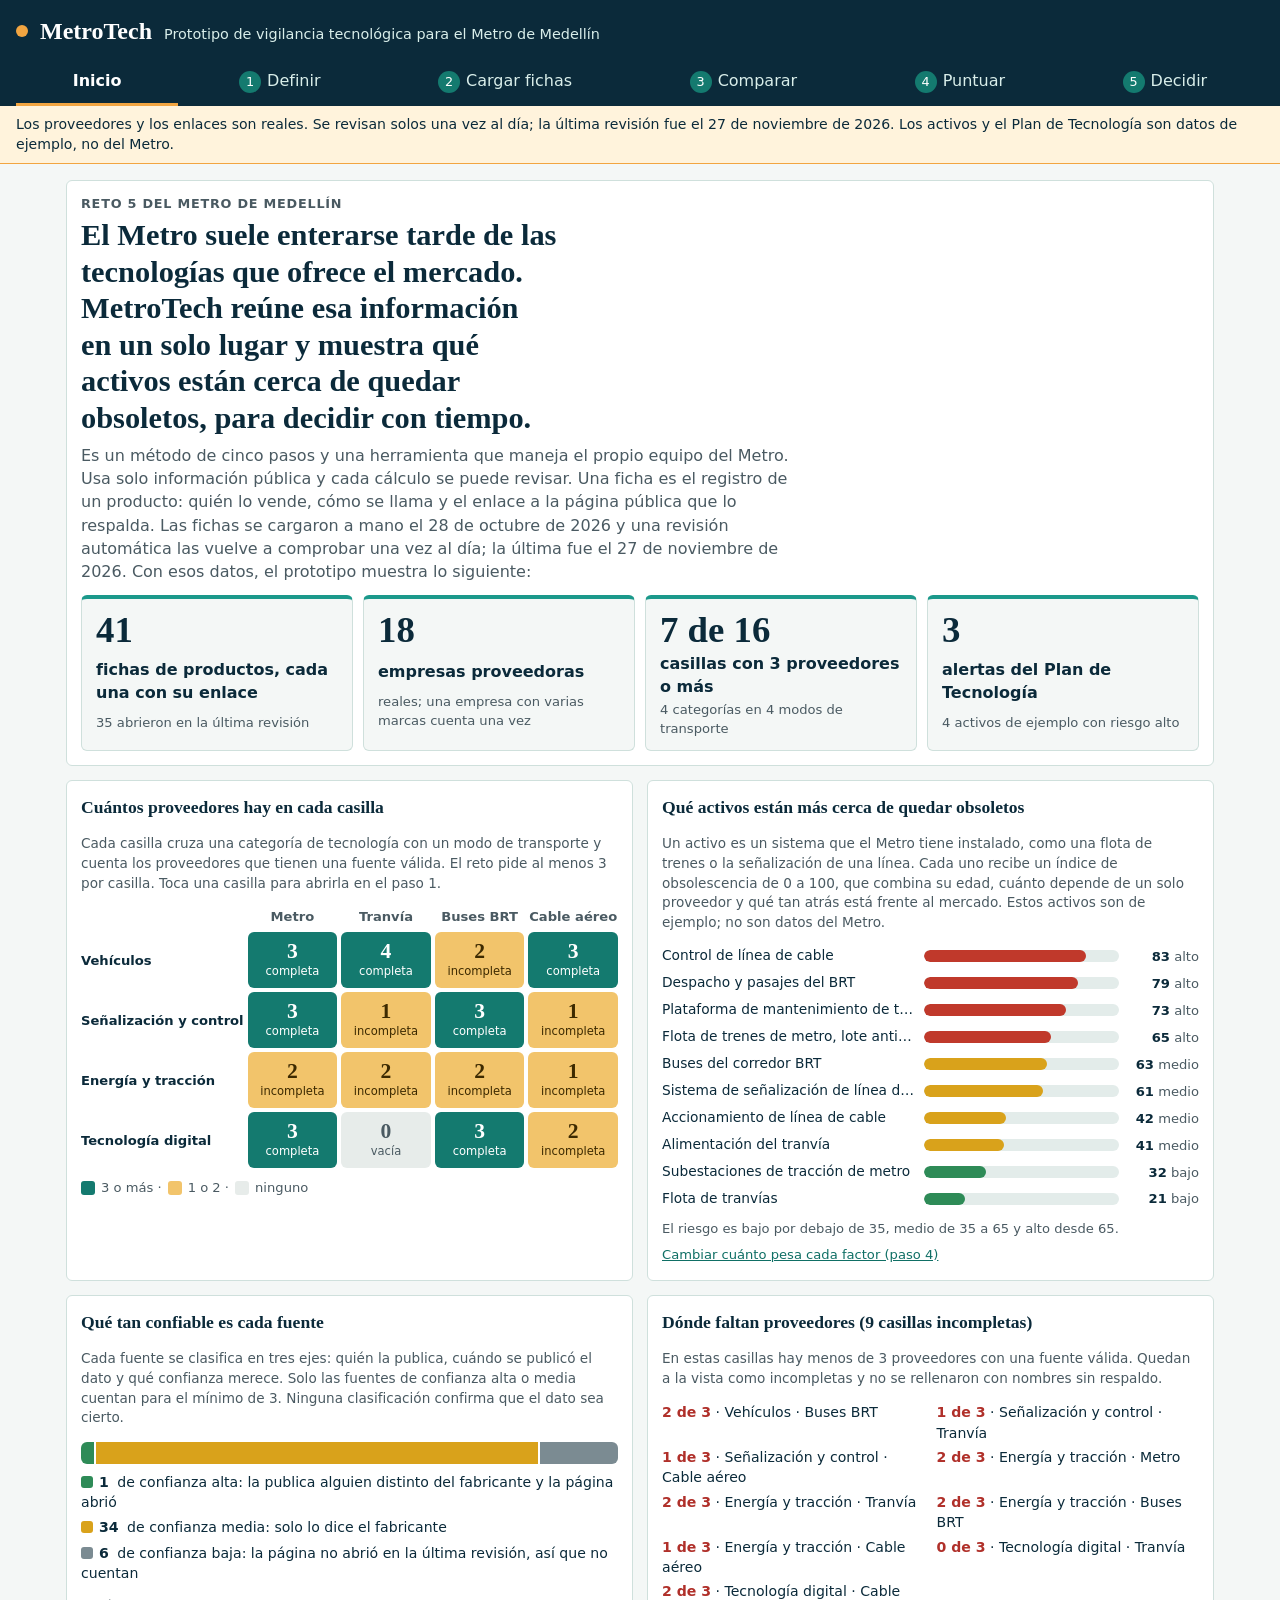
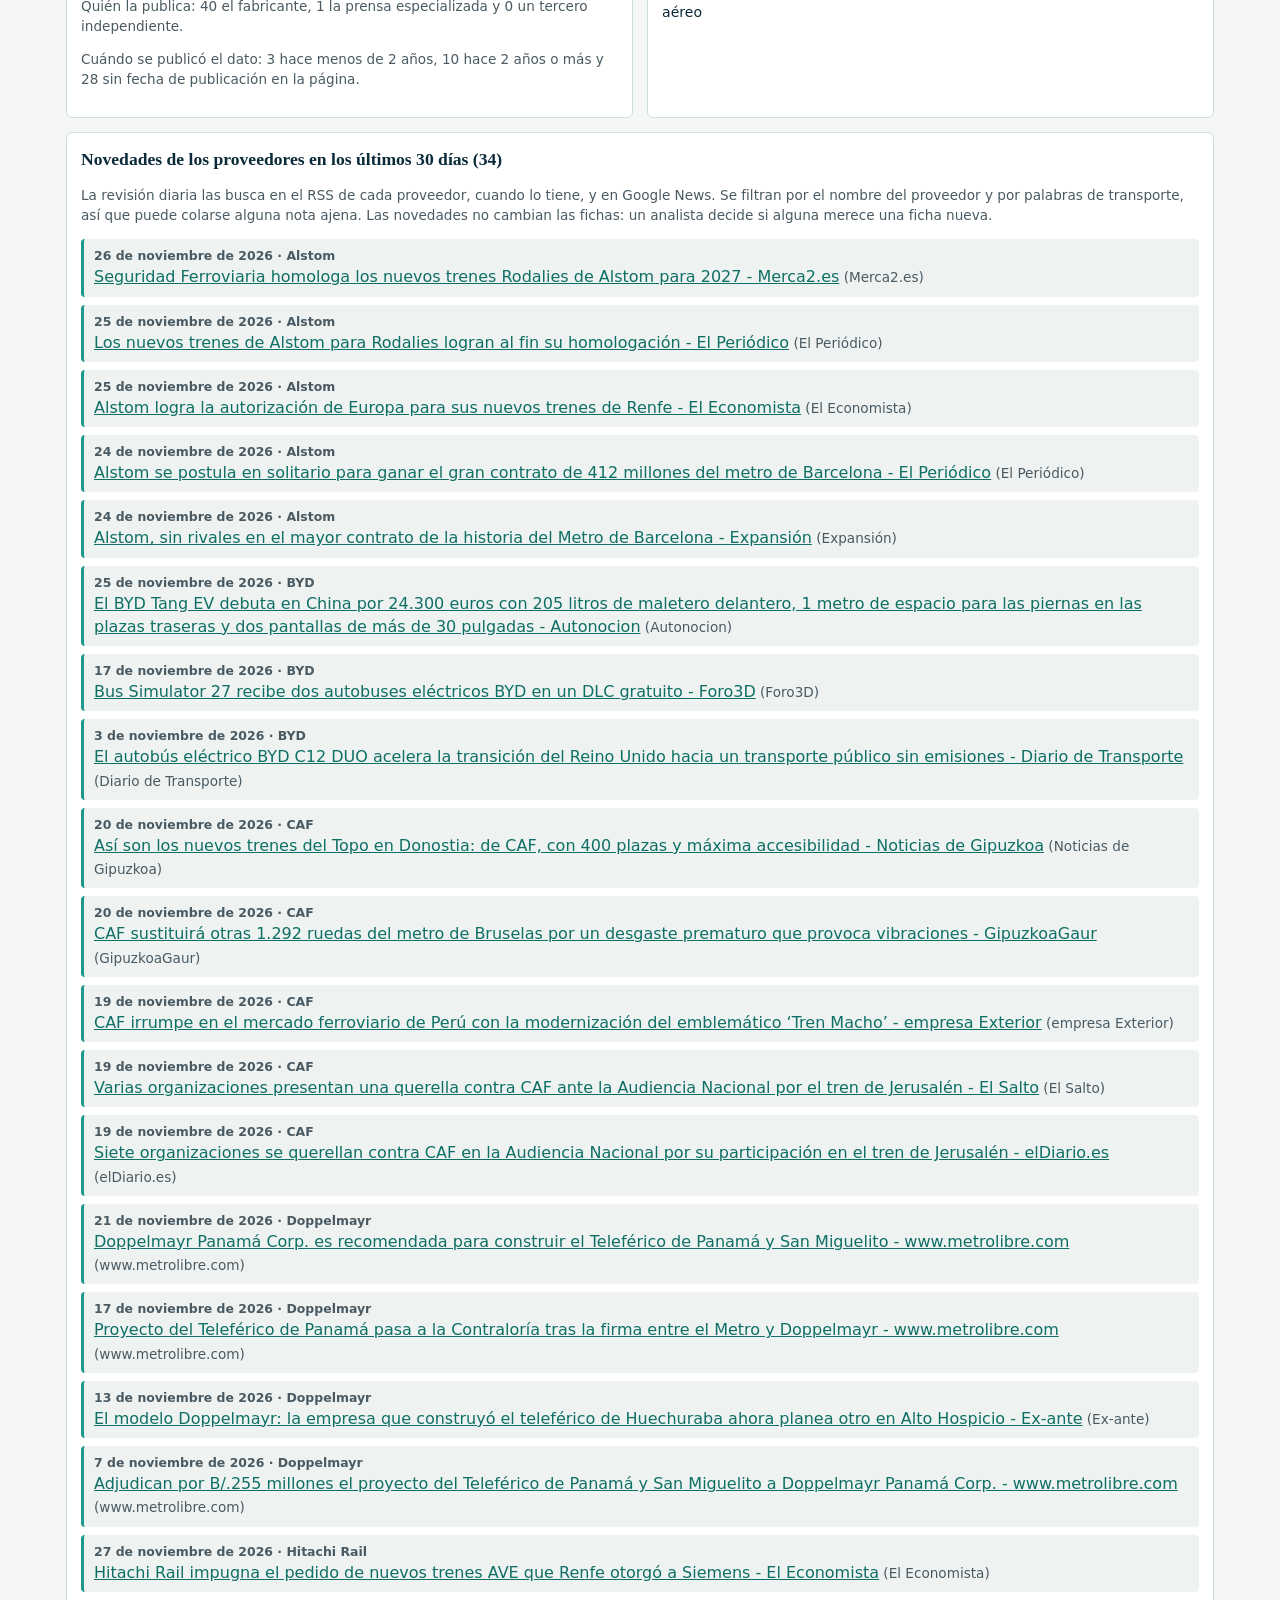
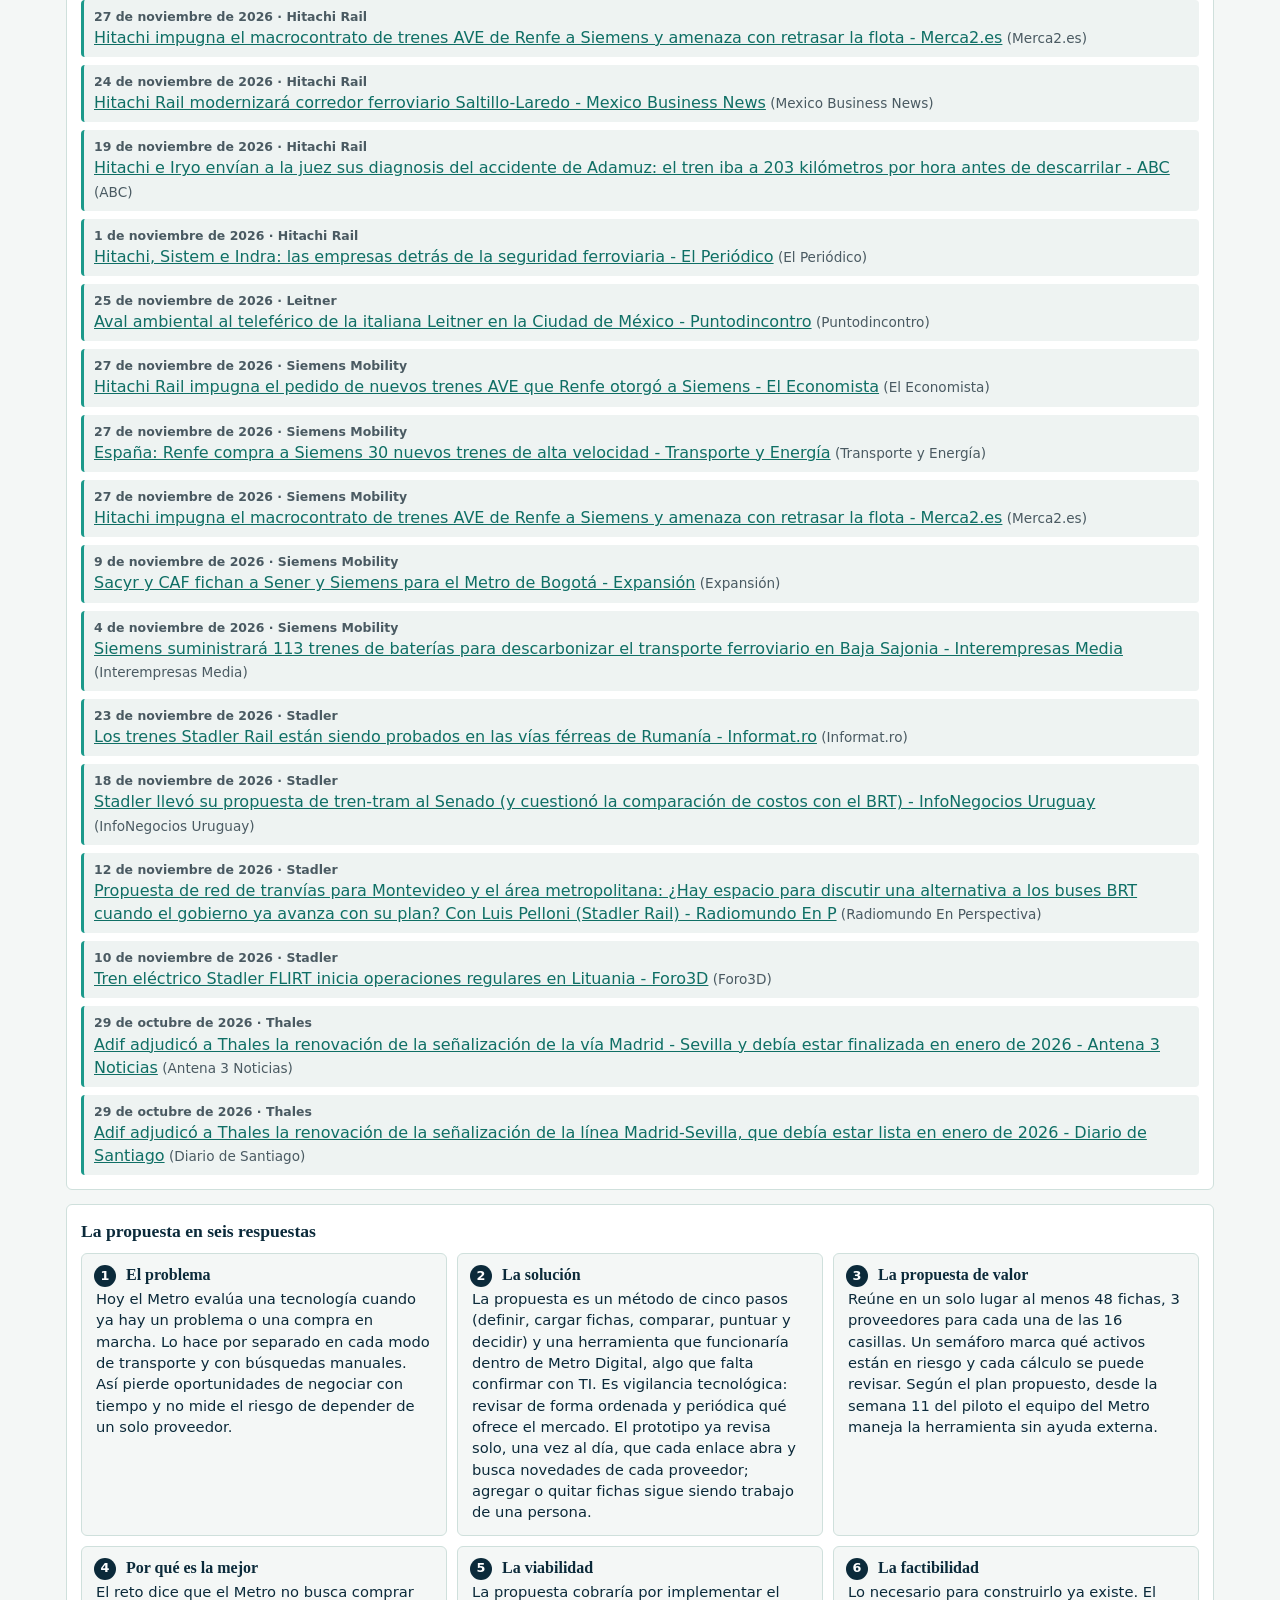
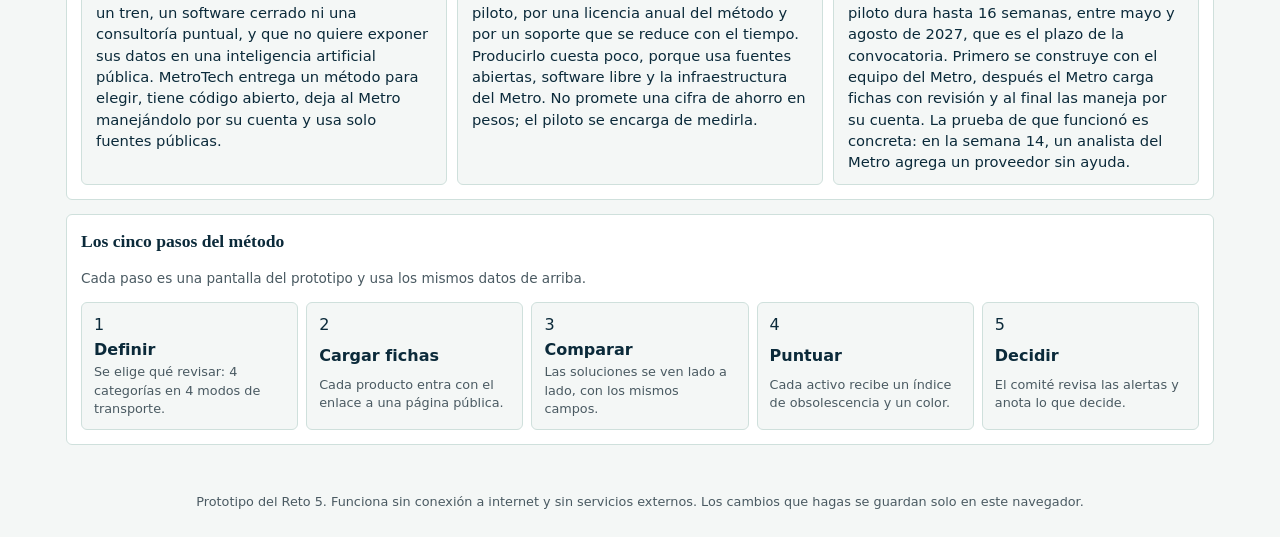
<file: index.html>
<!doctype html>
<html lang="es">
<head>
<meta charset="utf-8">
<meta name="viewport" content="width=device-width, initial-scale=1">
<title>MetroTech</title>
<meta http-equiv="refresh" content="0; url=app/index.html">
</head>
<body>
<p><a href="app/index.html">Abrir MetroTech</a></p>
</body>
</html>
</file>
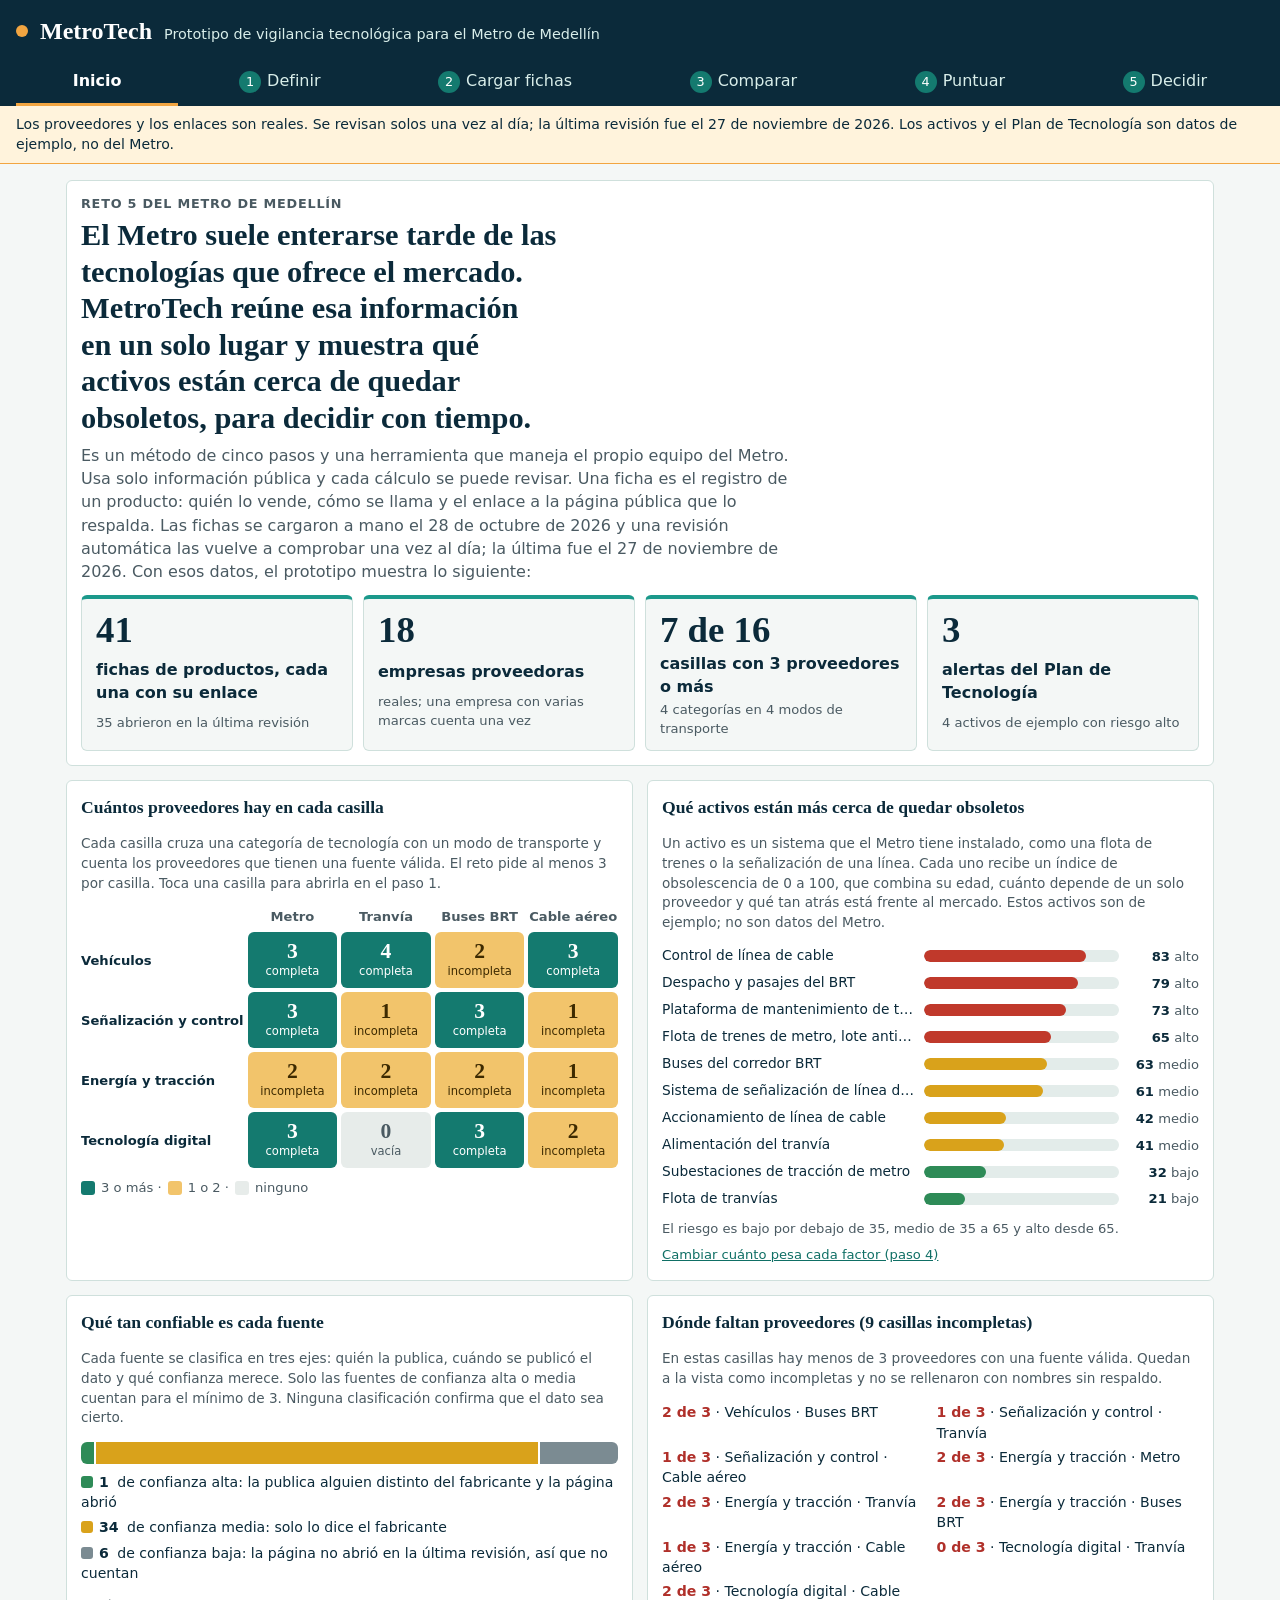
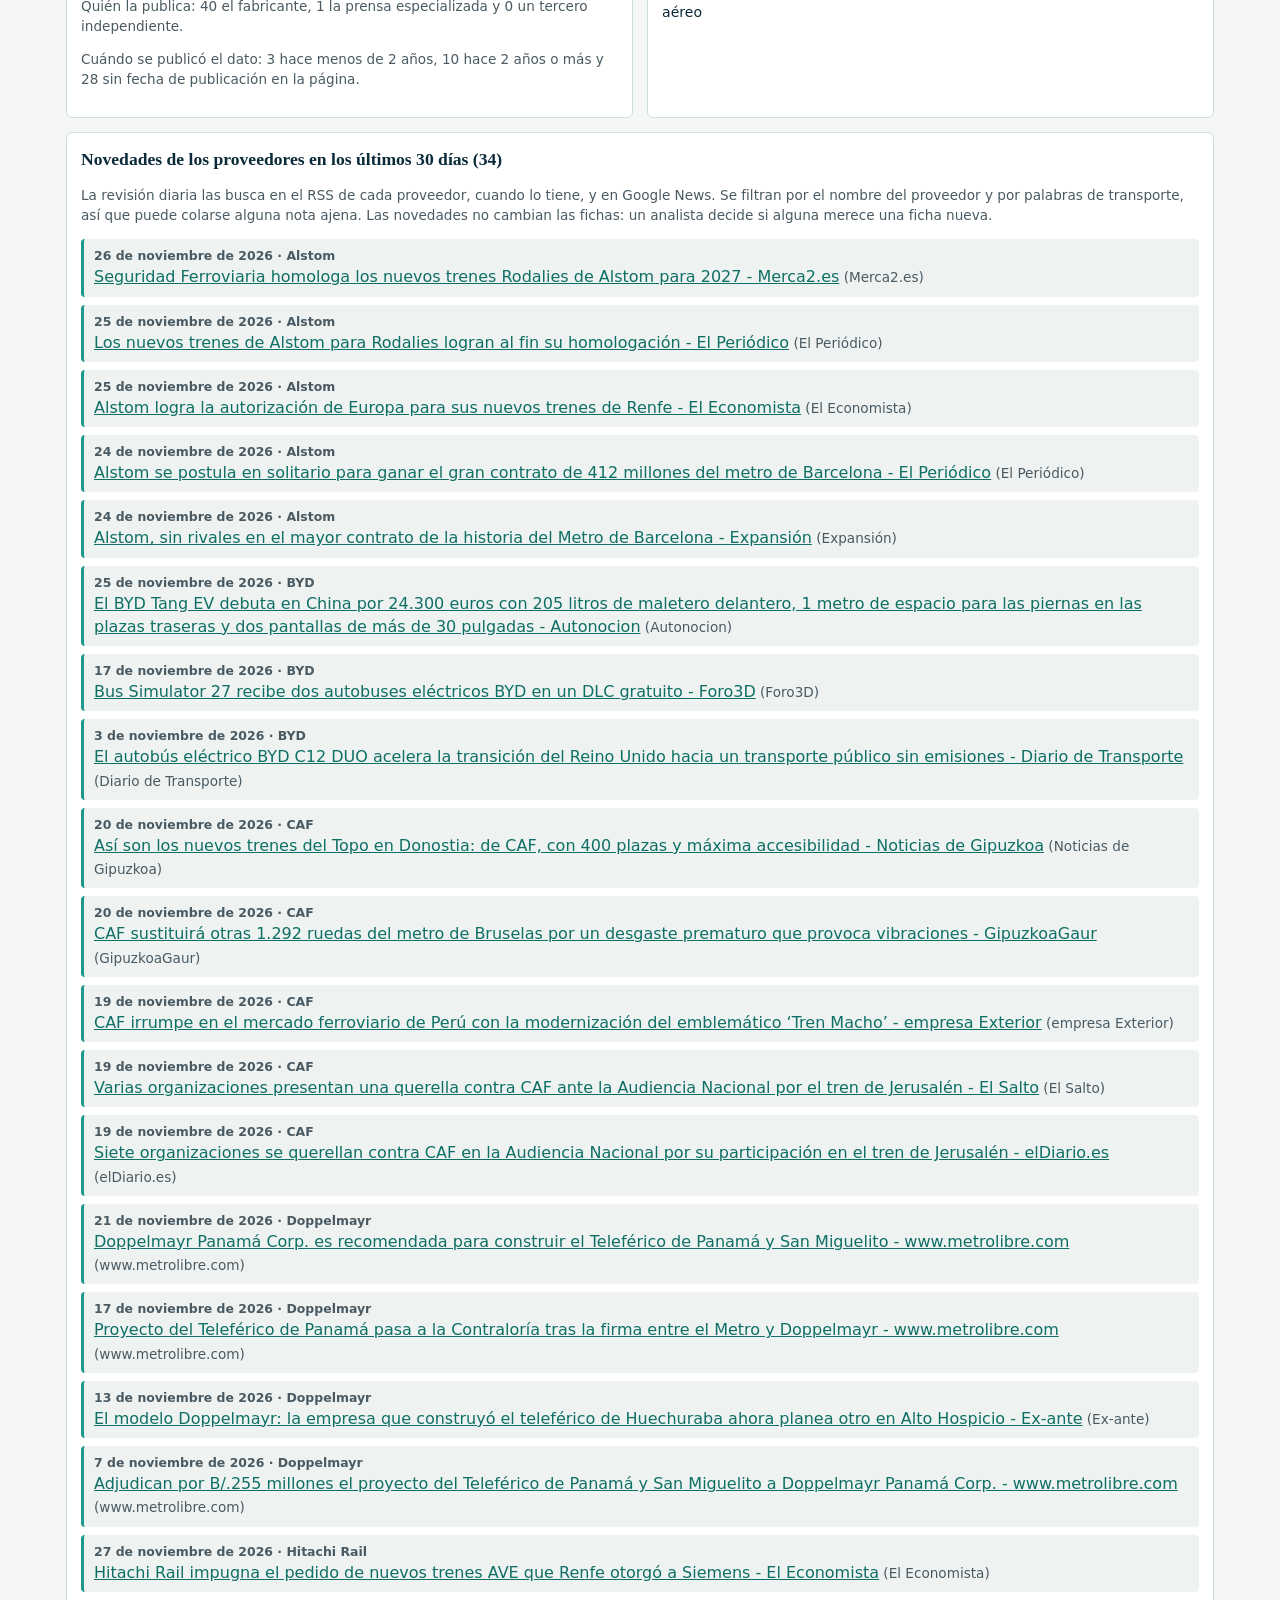
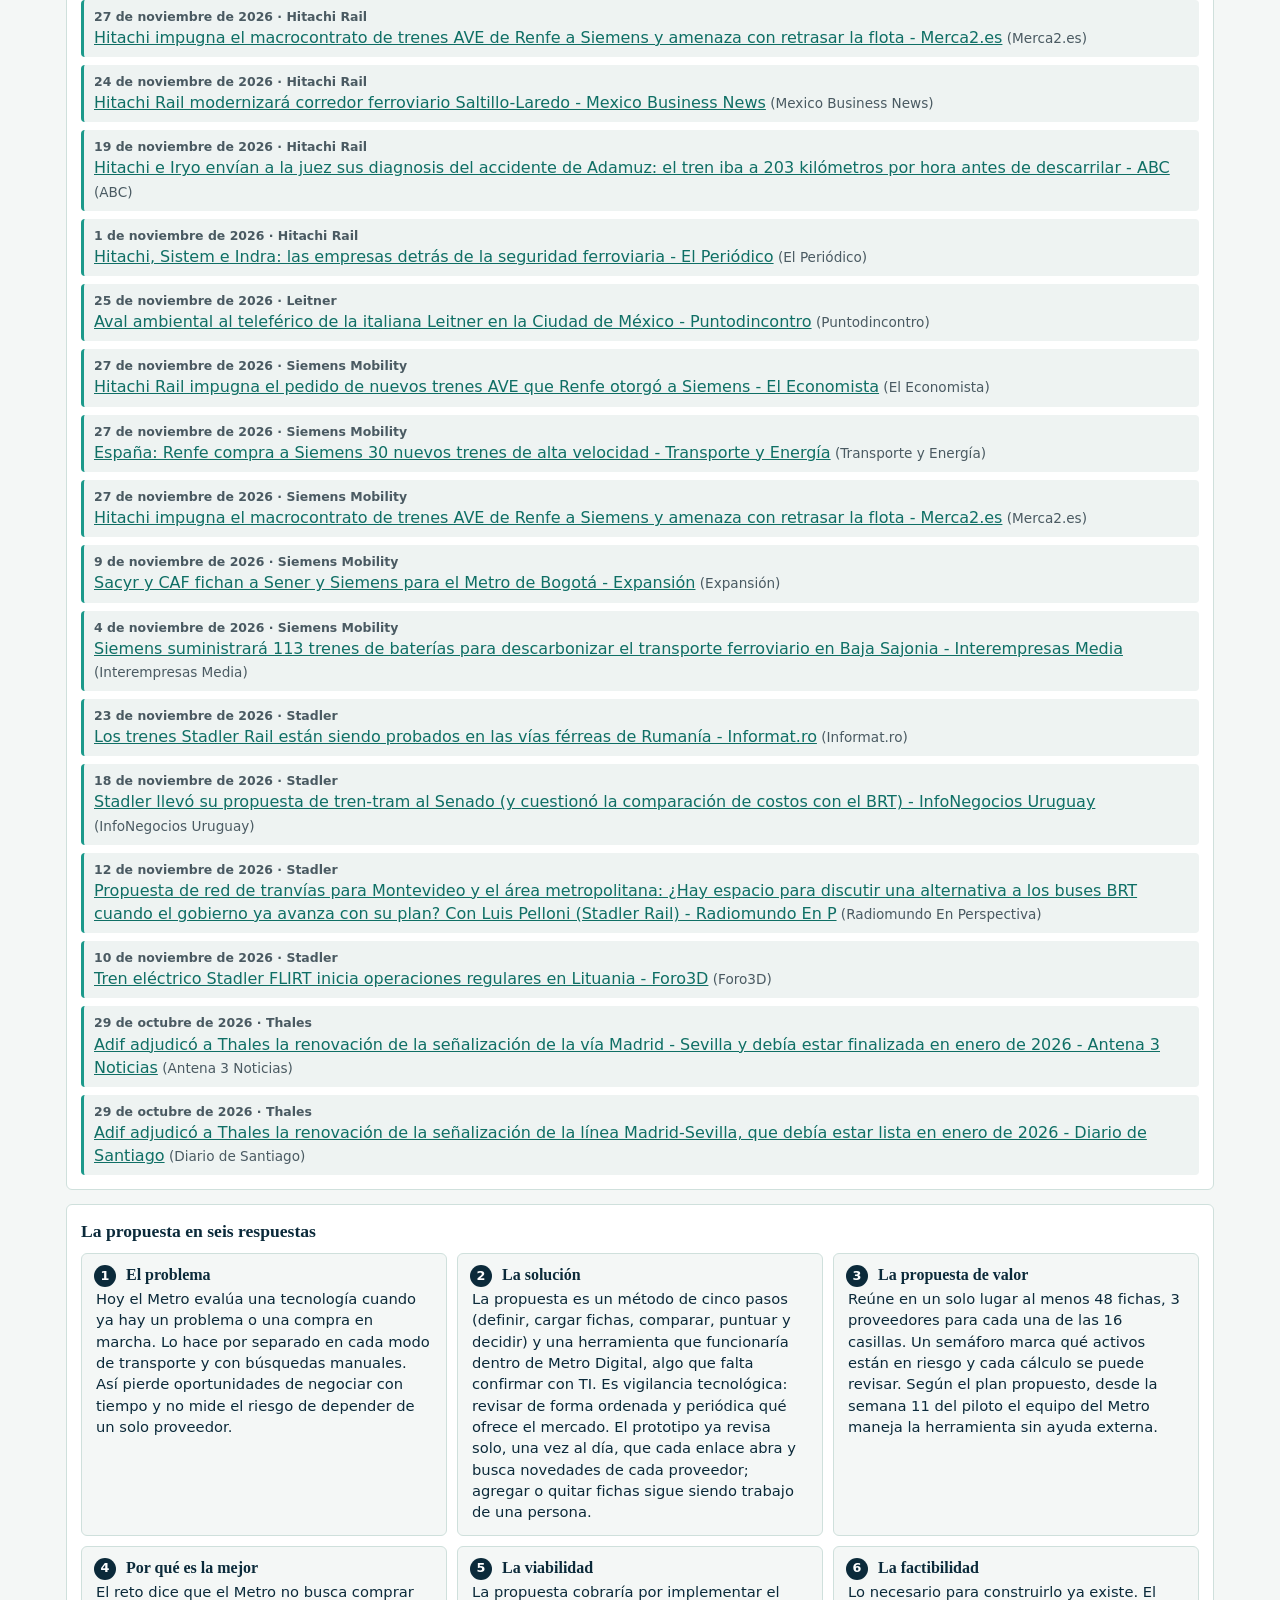
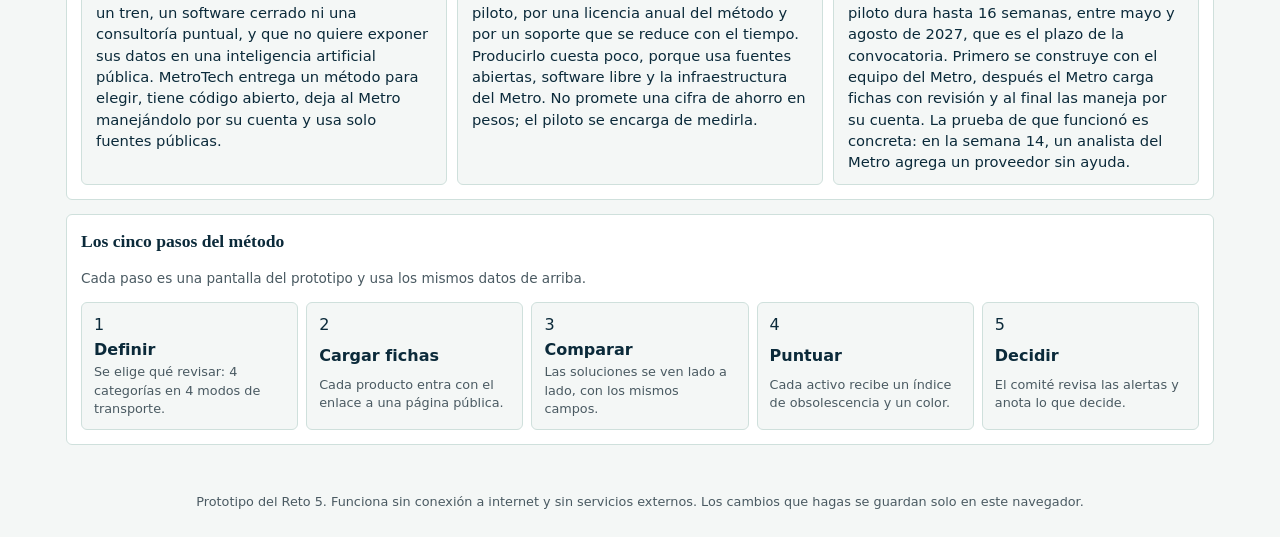
<file: app/index.html>
<!doctype html>
<html lang="es">
<head>
<meta charset="utf-8">
<meta name="viewport" content="width=device-width, initial-scale=1">
<title>MetroTech</title>
<link rel="stylesheet" href="style.css">
</head>
<body>
<header class="top">
  <div class="brand"><span class="dot" aria-hidden="true"></span><h1>MetroTech</h1><span class="sub">Prototipo de vigilancia tecnológica para el Metro de Medellín</span></div>
  <nav id="nav" class="tabs" role="tablist" aria-label="Pasos del método"></nav>
</header>
<div id="aviso" class="aviso" role="note"></div>
<main id="main"></main>
<footer class="foot">Prototipo del Reto 5. Funciona sin conexión a internet y sin servicios externos. Los cambios que hagas se guardan solo en este navegador.</footer>
<script src="data.js"></script>
<script src="app.js"></script>
</body>
</html>
</file>
<file: app/style.css>
:root{--navy:#0b2a3a;--teal:#1b998b;--amber:#f2a541;--bg:#f4f7f6;--card:#fff;--mint:#d9eeea;--grey:#4a5a62;--line:#cfe0dc;--red:#c0392b;--yel:#d9a21b;--grn:#2e8b57;--ink:#0b2a3a;--teal-d:#147a6f;--redt:#b0302a;--field:#fff;--fieldline:#9fb3b0;--link:#0f6f65;--avisobg:#fff3dc;--track:#e3ecea;--a-bad:#fdeceb;--a-warn:#fdf6df;--a-ok:#e8f4ed;--soft:#eef3f2;--c3:#147a6f;--c1:#f2c46b;--c0:#e7ecea;--c3t:#fff;--c1t:#3d2a00;--c0t:#4a5a62;color-scheme:light}
@media(prefers-color-scheme:dark){:root{--bg:#0d1a20;--redt:#ff9a8c;--card:#13252d;--ink:#e3eeec;--grey:#a9bcc1;--line:#2a4450;--field:#0f1f26;--fieldline:#47626c;--link:#6fd3c6;--avisobg:#3a2c0e;--track:#22383f;--a-bad:#3a1b19;--a-warn:#352b10;--a-ok:#14301f;--soft:#1c3038;--mint:#bfe3dc;--c3:#147a6f;--c1:#8a6418;--c0:#22383f;--c3t:#fff;--c1t:#fff;--c0t:#a9bcc1;color-scheme:dark}}
*{box-sizing:border-box}
body{margin:0;font:16px/1.45 Calibri,"Segoe UI",system-ui,sans-serif;background:var(--bg);color:var(--ink)}
h1,h2,h3{font-family:Georgia,"Times New Roman",serif;margin:0}
.top{background:var(--navy);color:#fff;padding:14px 16px 0}
.brand{display:flex;flex-wrap:wrap;align-items:baseline;gap:4px 12px;margin-bottom:10px}
.brand h1{font-size:1.5rem}
.brand .sub{color:var(--mint);font-size:.9rem}
.dot{width:12px;height:12px;border-radius:50%;background:var(--amber);align-self:center}
.tabs{display:flex;gap:4px;overflow-x:auto}
.tabs button{flex:1 0 auto;background:transparent;color:var(--mint);border:0;border-bottom:3px solid transparent;padding:10px 14px;font:inherit;cursor:pointer;white-space:nowrap}
.tabs button[aria-selected=true]{color:#fff;border-bottom-color:var(--amber);font-weight:700}
.tabs .n{display:inline-block;width:22px;height:22px;line-height:22px;border-radius:50%;background:var(--teal-d);color:#fff;text-align:center;font-size:.8rem;margin-right:6px}
.aviso{background:var(--avisobg);color:var(--ink);border-bottom:1px solid var(--amber);padding:8px 16px;font-size:.88rem}
main{max-width:1180px;margin:0 auto;padding:16px}
.card{background:var(--card);border:1px solid var(--line);border-radius:6px;padding:14px;margin-bottom:14px}
.card h2{font-size:1.25rem;margin-bottom:4px}
.lead{color:var(--grey);margin:0 0 12px}
.scroll{overflow-x:auto}
table{border-collapse:collapse;width:100%;font-size:.93rem}
th,td{border:1px solid var(--line);padding:7px 9px;text-align:left;vertical-align:top}
th{background:var(--navy);color:#fff;font-weight:600}
td.cellbtn{padding:0}
.cellbtn button{width:100%;height:100%;min-height:64px;border:0;background:transparent;font:inherit;cursor:pointer;padding:8px;text-align:left}
.cellbtn button:hover,.cellbtn button[aria-pressed=true]{outline:3px solid var(--amber);outline-offset:-3px}
.badge{display:inline-block;padding:1px 8px;border-radius:10px;font-size:.8rem;font-weight:700;color:#fff}
.b-ok{background:#24734a}.b-mid{background:var(--yel);color:#2a1d00}.b-bad{background:var(--red)}.b-gray{background:#5d6b71}
.sem{display:inline-block;width:14px;height:14px;border-radius:50%;vertical-align:middle;margin-right:6px}
.s-verde{background:var(--grn)}.s-amarillo{background:var(--yel)}.s-rojo{background:var(--red)}
.row{display:flex;flex-wrap:wrap;gap:10px;align-items:end;margin-bottom:10px}
label{display:flex;flex-direction:column;font-size:.85rem;color:var(--grey);gap:3px}
input,select,textarea,button.btn{font:inherit;padding:7px 9px;border:1px solid var(--fieldline);border-radius:4px;background:var(--field);color:var(--ink);min-height:38px}
input[type=range]{padding:0;min-height:0;min-width:150px}
input[type=checkbox]{min-height:0;width:20px;height:20px}
input.num{width:84px}
button.btn{background:var(--teal-d);color:#fff;border-color:var(--teal-d);cursor:pointer;font-weight:600}
button.btn.sec{background:var(--field);color:var(--ink);border-color:var(--fieldline)}
.note{font-size:.85rem;color:var(--grey)}
.alert{border-left:6px solid var(--red);background:var(--a-bad);padding:9px 12px;margin-bottom:8px;border-radius:0 4px 4px 0}
.alert.warn{border-left-color:var(--yel);background:var(--a-warn)}
.alert.ok{border-left-color:var(--grn);background:var(--a-ok)}
.bar{height:8px;background:var(--track);border-radius:4px;overflow:hidden;min-width:70px}
.bar>i{display:block;height:100%;background:var(--teal)}
.idx{font-weight:700;font-size:1.1rem}
.err{color:var(--red);font-size:.88rem;min-height:1.2em}
.foot{text-align:center;color:var(--grey);font-size:.8rem;padding:18px 16px 26px}
a{color:var(--link)}
@media(max-width:720px){
  main{padding:10px}
  .brand h1{font-size:1.25rem}
  .matrix th,.matrix td{font-size:.8rem;padding:5px}
  .cellbtn button{min-height:56px;padding:5px}
  .stack table,.stack thead,.stack tbody,.stack tr,.stack td{display:block;width:100%}
  .stack thead{display:none}
  .stack tr{border:1px solid var(--line);border-radius:6px;margin-bottom:10px;background:var(--card)}
  .stack td{border:0;border-bottom:1px solid var(--soft)}
  .stack td::before{content:attr(data-l);display:block;font-size:.75rem;color:var(--grey)}
}
@media(max-width:720px){
  .matrix .cellbtn .note{display:none}
  .matrix th:first-child{width:92px}
  .matrix .badge{font-size:.78rem}
}

.tcard{background:var(--card);border:1px solid var(--line);border-radius:6px;padding:10px;margin-bottom:8px}
.thead{display:flex;gap:8px;align-items:center;margin-bottom:6px}
.thead .idx{font-size:1.5rem;min-width:56px}
.tcard summary{cursor:pointer;color:var(--link);padding:6px 0;font-weight:600}

/* ---- inicio */
.tabs button{min-height:44px}
.hero h2{font-size:clamp(1.3rem,2.4vw,1.9rem);line-height:1.2;max-width:34ch;margin:4px 0 8px;text-wrap:balance}
.hero .lead{max-width:70ch}
.kicker{margin:0;font-size:.8rem;letter-spacing:.06em;text-transform:uppercase;color:var(--grey);font-weight:700}
.kpis{display:grid;grid-template-columns:repeat(4,minmax(0,1fr));gap:10px;margin-top:6px}
.kpi{display:grid;gap:2px;padding:12px 14px;border:1px solid var(--line);border-top:4px solid var(--teal);border-radius:6px;background:var(--bg)}
.kpi b{font:700 clamp(1.6rem,3.2vw,2.3rem)/1.05 Georgia,"Times New Roman",serif;font-variant-numeric:lining-nums tabular-nums}
.kpi .kl{font-weight:600}
.kpi .ks{font-size:.82rem;color:var(--grey)}
.grid2{display:grid;grid-template-columns:repeat(2,minmax(0,1fr));gap:14px}
.grid2>.card{margin-bottom:14px;min-width:0}
.card h3{font-size:1.1rem;margin-bottom:2px}
.mgrid{display:grid;grid-template-columns:minmax(84px,auto) repeat(4,minmax(0,1fr));gap:4px;margin-top:8px;align-items:stretch}
.mh{font-size:.82rem;font-weight:700;text-align:center;color:var(--grey);padding-bottom:2px}
.mr{font-size:.82rem;font-weight:600;align-self:center;line-height:1.15}
.mc{display:grid;place-items:center;align-content:center;gap:0;min-height:56px;border:0;border-radius:6px;font:inherit;cursor:pointer;padding:4px}
.mc b{font:700 1.35rem/1 Georgia,serif}.mc small{font-size:.72rem}
.mc.c3{background:var(--c3);color:var(--c3t)}.mc.c1{background:var(--c1);color:var(--c1t)}.mc.c0{background:var(--c0);color:var(--c0t)}
.mc:focus-visible,.paso:focus-visible,.lnk:focus-visible,.tabs button:focus-visible{outline:3px solid var(--amber);outline-offset:2px}
.leyenda{font-size:.82rem;color:var(--grey);display:flex;flex-wrap:wrap;align-items:center;gap:4px 6px;margin:10px 0 0}
.leyenda .sw{display:inline-block;width:14px;height:14px;min-height:0;border-radius:3px;padding:0;cursor:default}
.bars{display:grid;gap:7px;margin-top:8px}
.brow{display:grid;grid-template-columns:minmax(0,1.3fr) minmax(0,1fr) auto;gap:8px;align-items:center;font-size:.86rem}
.bn{min-width:0;overflow:hidden;text-overflow:ellipsis;white-space:nowrap}
.bt{height:12px;background:var(--track);border-radius:6px;overflow:hidden}
.bf{display:block;height:100%;border-radius:6px}
.bf.s-verde{background:var(--grn)}.bf.s-amarillo{background:var(--yel)}.bf.s-rojo{background:var(--red)}
.bv{font-size:.82rem;color:var(--grey);white-space:nowrap;min-width:5.5em;text-align:right}.bv b{color:var(--ink);font-variant-numeric:tabular-nums}
.lnk{background:none;border:0;padding:0;font:inherit;color:var(--link);text-decoration:underline;cursor:pointer;min-height:24px}
.stack3{display:flex;height:22px;border-radius:6px;overflow:hidden;margin:10px 0 8px;gap:2px;background:var(--card)}
.stack3 i{display:block;height:100%}
.v1{background:var(--grn)}.v2{background:var(--yel)}.v3{background:#7b8b92}
.vleg{list-style:none;margin:0;padding:0;display:grid;gap:5px;font-size:.88rem}
.vleg .sw{display:inline-block;width:12px;height:12px;border-radius:3px;margin-right:6px;vertical-align:-1px}
.vleg b{margin-right:4px;font-variant-numeric:tabular-nums}
.blist{margin:6px 0 0;padding:0;list-style:none;display:grid;grid-template-columns:repeat(2,minmax(0,1fr));gap:4px 12px;font-size:.88rem}
.blist b{display:inline-block;min-width:2.4em;color:var(--redt);font-variant-numeric:tabular-nums}
.qgrid{display:grid;grid-template-columns:repeat(3,minmax(0,1fr));gap:10px;margin-top:8px}
.q{position:relative;padding:12px 14px 12px 14px;border:1px solid var(--line);border-radius:6px;background:var(--bg);min-width:0}
.q h4{font:700 1rem Georgia,serif;margin:0 0 4px 30px}
.q p{margin:0;font-size:.92rem;color:var(--ink)}
.qn{position:absolute;top:11px;left:12px;width:22px;height:22px;border-radius:50%;background:var(--navy);color:#fff;display:grid;place-items:center;font-size:.8rem;font-weight:700}
.pasos{display:grid;grid-template-columns:repeat(5,minmax(0,1fr));gap:8px;margin-top:8px}
.paso{display:grid;gap:2px;justify-items:start;text-align:left;padding:10px 12px;border:1px solid var(--line);border-radius:6px;background:var(--bg);color:var(--ink);font:inherit;cursor:pointer;min-height:44px}
.paso:hover{border-color:var(--teal)}
.paso small{color:var(--grey);font-size:.8rem}
@media(prefers-color-scheme:dark){.top{background:#071820}th{background:#0b2a3a}.qn{background:var(--teal-d)}}
@media(max-width:1000px){.qgrid{grid-template-columns:repeat(2,minmax(0,1fr))}.pasos{grid-template-columns:repeat(3,minmax(0,1fr))}}
@media(max-width:720px){.kpis{grid-template-columns:repeat(2,minmax(0,1fr))}.grid2,.qgrid{grid-template-columns:minmax(0,1fr)}
  .pasos{grid-template-columns:minmax(0,1fr)}.blist{grid-template-columns:minmax(0,1fr)}.mgrid{grid-template-columns:62px repeat(4,minmax(0,1fr))}
  .mr{font-size:.74rem}.brow{grid-template-columns:minmax(0,1fr) auto}.brow .bt{grid-column:1/3;grid-row:2}}
.nlist{list-style:none;margin:8px 0 0;padding:0;display:grid;gap:8px}
.nlist li{padding:8px 10px;border-left:3px solid var(--teal);background:var(--soft);border-radius:4px;overflow-wrap:anywhere}
.nlist .nf{display:block;font-size:.78rem;color:var(--grey);font-weight:700}
</file>
